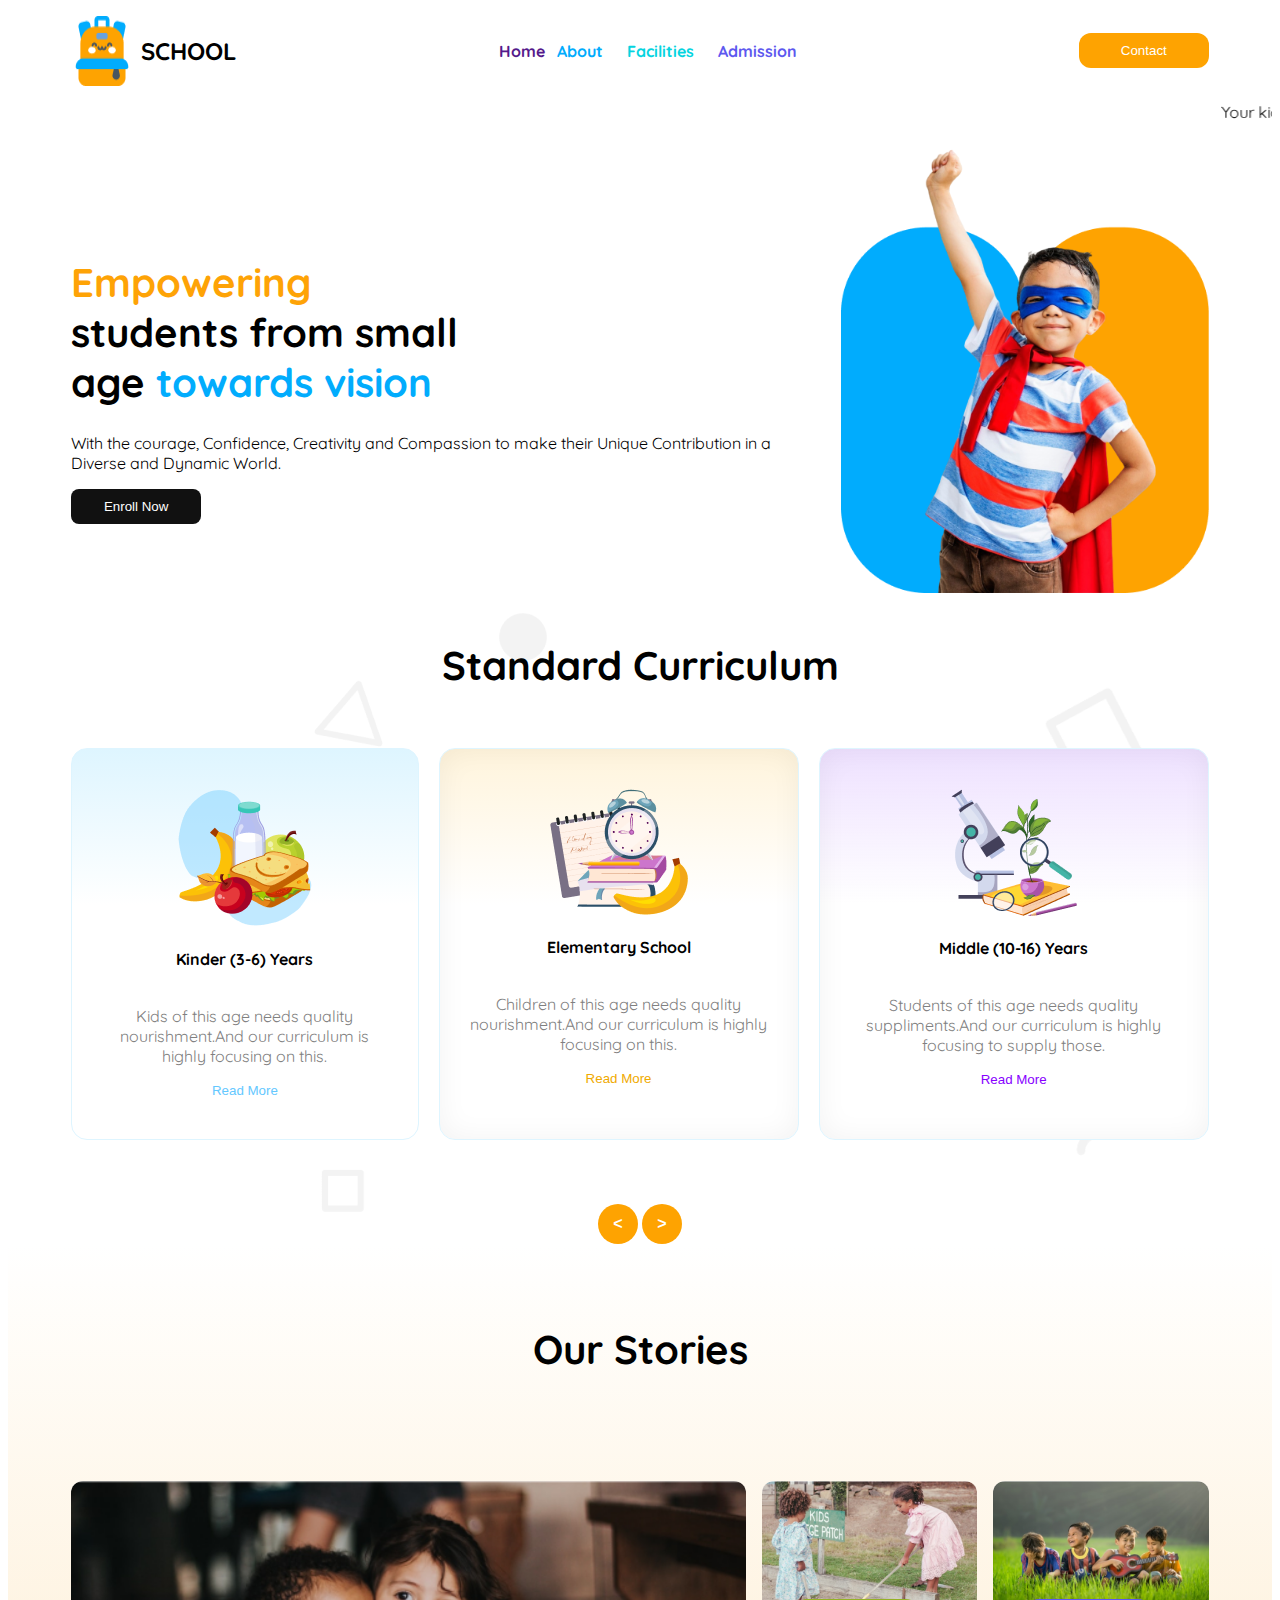
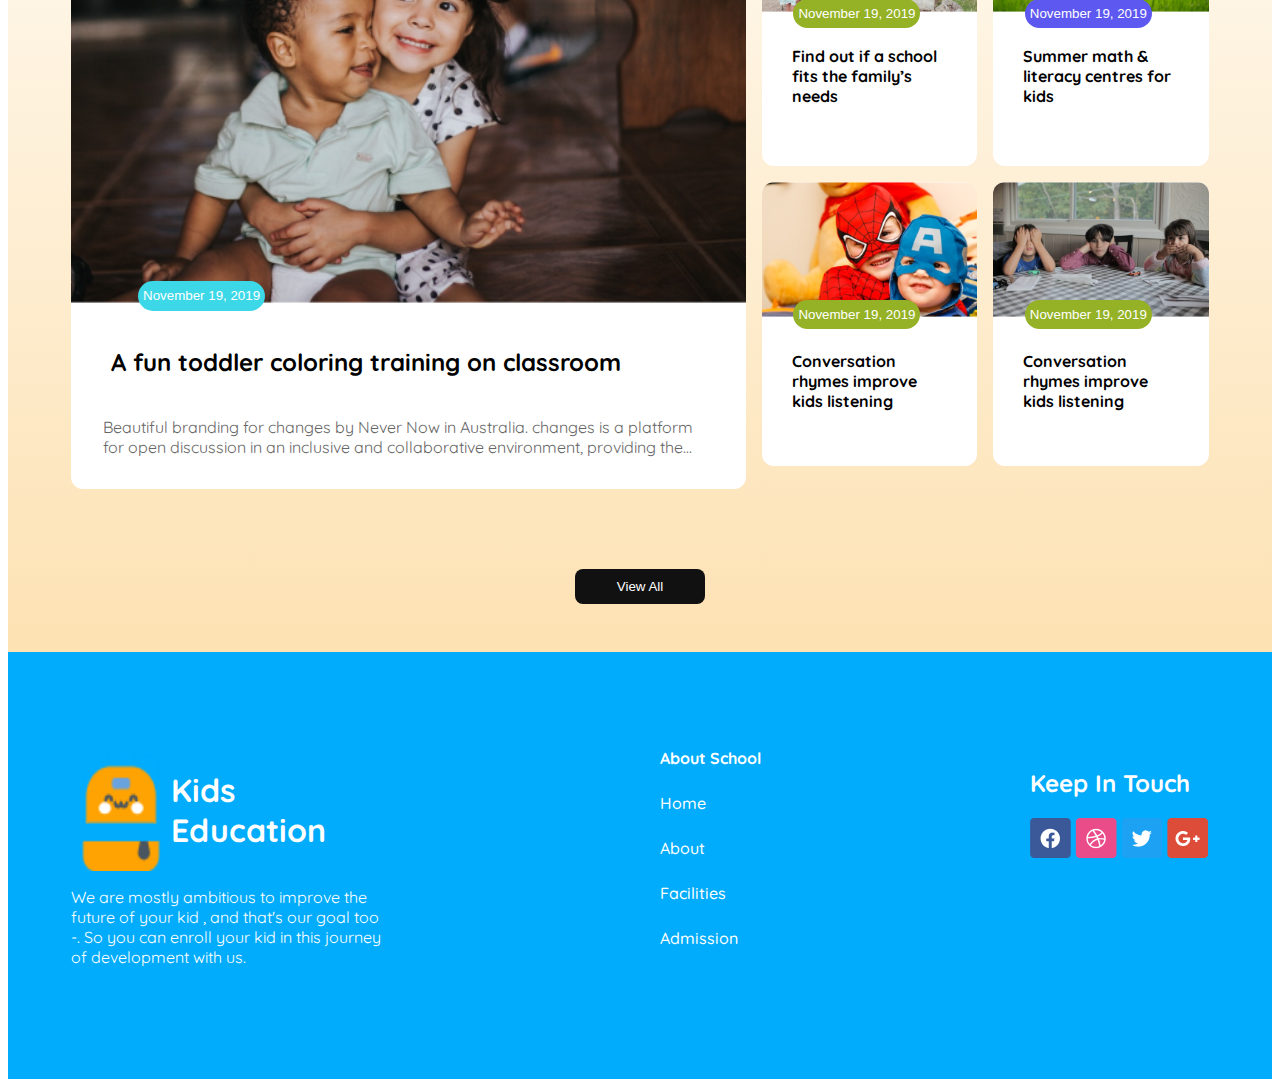
<file: index.html>
<!DOCTYPE html>
<html lang="en">
<head>
    <meta charset="UTF-8">
    <meta name="viewport" content="width=device-width, initial-scale=1.0">
    <title>Kids School</title>
    <style>
        @import url('https://fonts.googleapis.com/css2?family=Fira+Sans:ital,wght@0,100;0,200;0,300;0,400;0,500;0,600;0,700;0,800;0,900;1,100;1,200;1,300;1,400;1,500;1,600;1,700;1,800;1,900&family=Open+Sans:ital,wght@0,300..800;1,300..800&family=Poppins:ital,wght@0,100;0,200;0,300;0,400;0,500;0,600;0,700;0,800;0,900;1,100;1,200;1,300;1,400;1,500;1,600;1,700;1,800;1,900&family=Quicksand:wght@300..700&family=Work+Sans:ital,wght@0,100..900;1,100..900&display=swap');
        </style>

<link rel="stylesheet" href="assaign02/style.css">
<style>
    .section2{
        background-image: url(./assets/bg.png);
        background-repeat: no-repeat;
    }
</style>
</head>

<body class="work-sans-sand ">
 
    <nav  id="bottom-line">
        <div class="nav-width">
          <div class="img-scl">
              <img  src="./assets/logo.png" alt="">
              <h2 id="scl">SCHOOL</h2>
          </div>
          <div class="nav-link">
              <a class="nav-link1" href="">Home</a>
              <a class="nav-link2"href="">About</a>
              <a class="nav-link3"href="">Facilities</a>
              <a class="nav-link4"href="">Admission</a>
          </div>
          <div >
              <img id="icon" src="./assets/icon-menu (1).png" alt="">
              <button id="nav-btn" class="">Contact</button>
          </div>
       </div>  
      </nav>
  
      <marquee behavior="" direction="">Your kid is a jem for you and also for the future. And we are determind to polish this jem . Setting a vision and building them with that target is necessary . And we have a clear visioned strategy for them .</marquee>
  
      <section class="kid">

          <div >
              <img id="kid-img" src="./assets/hero-kids.png" alt="">
          </div>
          <div id="kid-paragraph">
              <h1 class="empower"> <span id="kid-hclr">Empowering</span> <br> students from small <br> age <span id="kid-hclr2">towards vision</span></h1>
              <p>With the courage, Confidence, Creativity and Compassion to make their Unique Contribution in a Diverse and Dynamic World.</p>
              <button class="kid-btn"> Enroll Now</button>
          </div>
         
       </section>
  
      
       <section  class="section2">
        <div  class="section-sizings">
           <div><h1 class="empower s1-headding"> Standard Curriculum </h1></div>
           <div id="cards">
              <div id="card1">
                <img src="./assets/kinder.png" alt="">
                 <h4>Kinder (3-6) Years</h4>
                <p>Kids of this age needs quality nourishment.And our curriculum is highly focusing on this.</p>
                <button id="c-btn1">Read More</button>
              </div>
             <div id="card2"><img src="./assets/elementary.png" alt="">
                <h4>Elementary School</h4>
                <p>Children of this age needs quality nourishment.And our curriculum is highly focusing on this.</p>
                <button id="c-btn2">Read More</button>
              </div>
              <div id="card3"><img src="./assets/middle.png" alt="">
                <h4>Middle (10-16) Years</h4>
                <p>Students of this age needs quality suppliments.And our curriculum is highly focusing to supply those.</p>
                <button id="c-btn3">Read More</button>
              </div>
      
          </div>
          <div class="np-btn1">
              <button class="np-btn">&lt</button>
              <button class="np-btn">&gt</button>
          </div>
        </div>    
  </section>
  
  <section id="gradient" class="section2">
  <div class="section-sizings">
      <div>
          <h1  class="empower stories">Our Stories</h1> 
     </div>
  
     <div class="cont">
  
          <div class="column1">
              <img class="img1" src="./assets/story-1.png" alt="">
             <button>November 19, 2019</button>
             <h2>A fun toddler coloring training on
             classroom</h2>
             <p>Beautiful branding for changes by Never Now in Australia.
              changes is a platform for open discussion in an inclusive and
              collaborative environment, providing the...</p>
          </div>
              
  
        <div class="column2">
  
         <div  class="exmpl2">
           <img class="exmpl2-img" src="./assets/story-2.png" alt="">
           <button>November 19, 2019</button>
           <h4 class="exmpl2-h">Find out if a school fits the
           family’s needs</h4>
          </div>
          <div  class="exmpl2">
              <img class="exmpl2-img" src="./assets/story-4.png" alt="">
              <button>November 19, 2019</button>
               <h4 class="exmpl2-h">Conversation rhymes
               improve kids listening</h4>
            </div>
         
  
         </div>
  
         <div class="column2">
  
          <div  class="exmpl2">
              <img class="exmpl2-img" src="./assets/story-3.png" alt="">
              <button id="blue-btn">November 19, 2019</button>
              <h4 class="exmpl2-h">Summer math & literacy
              centres for kids</h4>
             </div>
  
         <div  class="exmpl2 c4">
            <img class="exmpl2-img" src="./assets/story-5.png" alt="">
            <button>November 19, 2019</button>
            <h4 class="exmpl2-h">Conversation rhymes
            improve kids listening</h4>
         </div>
  
        </div>
  
      </div>
  
     <div>
      <button class="kid-btn va-btn ">View All</button>
     </div>
  
  </div>  
  </section> 
  
  
  <footer id="footer">
     <div class="inside-foot"> 
        <div class="ankor">
            <div class="logo-kid"><img src="./assets/logo.png" alt="">
            <h1>Kids <br> Education</h1></div>
    
           <div> <p>We are mostly ambitious to improve the future of your kid , and that's our goal too -. So you can enroll your kid in this journey of development with us.</p></div>
        </div>
        <div class="ankor1">
    
            <div><a id="weight" href="">About School</a></div>
            <div><a href="">Home</a></div>
            <div><a href="">About</a></div>
           <div> <a href=""> Facilities</a></div>
            <div><a href="">Admission</a></div>
        </div>
        <div class="ankor2">
            <h2>Keep In Touch</h2>
            <img src="./assets/fb.png" alt="">
            <img src="./assets/dribble.png" alt="">
            <img src="./assets/twitter.png" alt="">
            <img src="./assets/google+.png" alt="">
        </div>
    </div>   
  </footer>
  

</body>
</html>
</file>
<file: assaign02/style.css>
.work-sans-sand {
    font-family: "quicksand", serif;
    font-optical-sizing: auto;
    font-weight: <weight>;
    font-style: normal;

  }
  
 
  .nav-width{
    max-width: 90%;
    margin: 1rem auto;
    display: flex;
     /* border: 1px solid;  */
    justify-content: space-between;
    align-items: center;
}
#icon{display: none;}
/* #bottom-line{ 
    border:  1px  solid orange;
} */
.img-scl{
    display: flex;
    gap: .5rem;
}

.nav-link1{
    text-decoration: none;
    font-weight: 700;
    margin-right: .5rem;
    color: rgb(254, 163, 1));
  }
  .nav-link2{
      text-decoration: none;
      margin-right: 1.25rem;
      font-weight: 700;
      color: rgb(1, 172, 253);
   }
   .nav-link3{
      text-decoration: none;
      margin-right: 1.25rem;
      font-weight: 700;
      color: rgb(5, 212, 223);
   }
   .nav-link4{
      text-decoration: none;
      margin-right: 1.25rem;
      font-weight: 700;
      color: rgb(93, 88, 239);
   }
   #nav-btn{
    border-radius: 12px;
    background: rgb(254, 163, 1);
    padding: .625rem;
    width: 130px;
    border: none;
    color: white;
}
.kid{
    max-width: 90%;
    margin: 1rem auto;
    display: flex;
    flex-direction: row-reverse;
    gap: 3.3rem;
      /* border: 1px solid;   */
     
}
#kid-paragraph{
    /* border: 1px solid;    */
    margin-top:  5.5rem;

}
#kid-img{
      width: 100%; */ */
     border: 1px solid;    */
}
.empower{
    font-size: 2.5rem;   
}
#kid-hclr{
     color: hsla(38,99%,51%,1);
}

#kid-hclr2{
    color: rgb(1, 172, 253); ;
}
.kid-btn{
    border-radius: 0.5rem;
    background:  rgb(17, 17, 17);;
    padding: 0.625rem;
    width: 8.125rem;
    border: none;
    color: white;
}
.section-sizings{
    max-width: 90%;
    margin:  auto;
    display: flex;
    flex-direction: column;
    align-items: center;
    
}
#cards{
    margin: 2rem 0rem 4rem 0rem;
    display: flex;
   gap: 1.25rem;
    /* border: 1px solid;  */
    
}
#card1{
    padding: 2.5rem 1.875rem; 
    display: flex;
    flex-direction: column;
    align-items: center;
    border-radius: 1rem;
    /* border: 2px solid red; */
    border: 0.94px solid rgb(222, 245, 255); */
    box-shadow: inset 0px 0px 28.3px 0.94px rgba(0, 0, 0, 0.05);
    background: linear-gradient(180.00deg, rgb(222, 245, 255),rgba(255, 255, 255, 0) 40%),rgb(255, 255, 255);
}
#card2{
    padding: 2.5rem 1.875rem; 
    display: flex;
    flex-direction: column;
    align-items: center;
    border-radius: 1rem;
    
    border: 0.94px solid rgb(222, 245, 255);
    box-shadow: inset 0px 0px 28.3px 0.94px rgba(0, 0, 0, 0.05);
    background: linear-gradient(180.00deg, rgb(255, 244, 220),rgba(255, 255, 255, 0) 40%),rgb(255, 255, 255);
}
#card3{
    padding: 2.5rem 1.875rem; 
    display: flex;
    flex-direction: column;
    align-items: center;
    border-radius: 1rem;
    border: 0.94px solid rgb(222, 245, 255);
    box-shadow: inset 0px 0px 28.3px 0.94px rgba(0, 0, 0, 0.05);
    background: linear-gradient(180.00deg, rgb(238, 225, 255),rgba(255, 255, 255, 0) 40%),rgb(255, 255, 255);
}
#card1>p{
    text-align: center;
    color: rgb(128, 128, 128);
}
#card2>p{
    text-align: center;
    color: rgb(128, 128, 128);
}
#card3>p{
    text-align: center;
    color: rgb(128, 128, 128);
}
#c-btn1{
    color: rgb(100, 200, 255) ;
    border: none;
background-color: transparent;
}
#c-btn2{
    color: rgb(240, 170, 0) ;
    border: none;
background-color: transparent;
}
#c-btn3{
    color: rgb(135, 0, 255) ;
    border: none;
background-color: transparent;
}
.np-btn{
    color: white;
    border: none ; 
    background: rgb(254, 163, 1);
    border-radius: 1.25rem;
    width: 2.5rem;
    height: 2.5rem;
    font-size: 1rem;
    font-weight: 900;
}

#gradient{
    background:linear-gradient(0.00deg, rgba(248, 158, 2, 0.3),rgba(255, 255, 255, 0.3) 100%);
}
.cont{
    display: flex;
    /* border: 2px solid; */
    gap: 1rem;
      margin: 5rem 0rem; 
}
.img1{
    width: 100%;
    border-radius: 12px 12px 0px 0px;
}
.column1{
    border-radius: .75rem;
    background: rgb(255, 255, 255);
}
.column1>p{
    color: rgb(102, 102, 102);
    /* border: 1px solid; */
   margin: 2rem;
}
.column1>h2{
    margin: 2.5rem;
    /* border: 1px solid; */
}
.column1>button{
   position: absolute;
   margin-top: 25rem;
   margin-left: -38rem;
   border-radius: 35px;
   background: rgb(60, 216, 232);
   border: none;
   color: white;
   padding: .3125rem .3125rem;
   height: 1.875rem;
}

.exmpl2{
    border-radius: .75rem;
    background: white;
    /* width: 18.125rem; */
    /* border: 1px solid red; */
    height: 17.8rem; */
    
    
}
.exmpl2-img{
     width: 100%; 
      /* height: 100%;  */
    border-radius: 12px 12px 0px 0px;
}

.column2{
    display: flex;
    flex-direction: column;
    gap: 1rem;
}
.exmpl2-h{
    margin: 1.875rem;
}

.exmpl2>button{
    border-radius: 35px;
    background: rgb(149, 178, 38);
    border: none;
    color: white;
    padding: .3125rem .3125rem;
    height: 1.8rem;
    position: absolute;
    margin-top: 7.4rem;
    margin-left: -11.5rem;
}
#blue-btn{
    background: rgb(93, 88, 240);
}

.va-btn{
    margin-bottom: 3rem;
}
.stories{
    margin-top: 5rem;
}




#footer{
    background: rgb(1, 172, 253);
    padding: 5rem 0rem;
}
.inside-foot{
    max-width: 90%;
    margin: 1rem auto ;
    display: flex;
    justify-content: space-between;
    /* flex-grow: 1; */
    /* border: 2px solid ; */
}
.ankor{
    display: flex;
    flex-direction: column;
    /* border: 1px solid ; */
} 
.logo-kid{
    display: flex;
}
.logo-kid>img{
    width: 6.25rem;
    height: 100%;
}
.logo-kid>h1{
    color: white;
}
.ankor>div>p{
    color: white;
     width: 20rem; */
     /*margin-top: 2.5rem; */
}
.ankor1{
    display: flex;
    flex-direction: column;
    gap: 1.5625rem; 
    /* margin-top: 8.125rem; */
    /* border: 1px solid; */
}
.ankor1>div>a{
    text-decoration: none;
    color: white;
    font-weight: 500;
}
#weight{
    font-weight: 700;
}
.ankor2>h2{
    color: white;
}


button:hover {
    background-color: rgb(78, 176, 241);
    color: rgb(90, 17, 4);
    cursor: pointer;
  }



@media screen and (max-width: 576px) {

    #scl, 
    .nav-link,
    #nav-btn,
    .np-btn1,
    .column1{
        display: none;
    }
    #icon{
        display: inline;
    }
    .kid{
        display: flex;
        flex-direction: column;
        align-items: center;
        gap: 0rem;
    }
    #kid-img,{
        width: 100%;
    }
    #kid-paragraph{
        margin-top: 0rem;
        text-align: center;
    }
    #cards,
    .inside-foot{
        display: flex;
        flex-direction: column;
        align-items: center;
    }
    .s1-headding{
        font-size: 2.3rem;
    }
   .cont{
     
   }

    .inside-foot{
        align-items: normal;
        gap: 2rem;
    }
    #bottom-line{
        border-bottom: 2px solid orange;
      }
}
</file>
